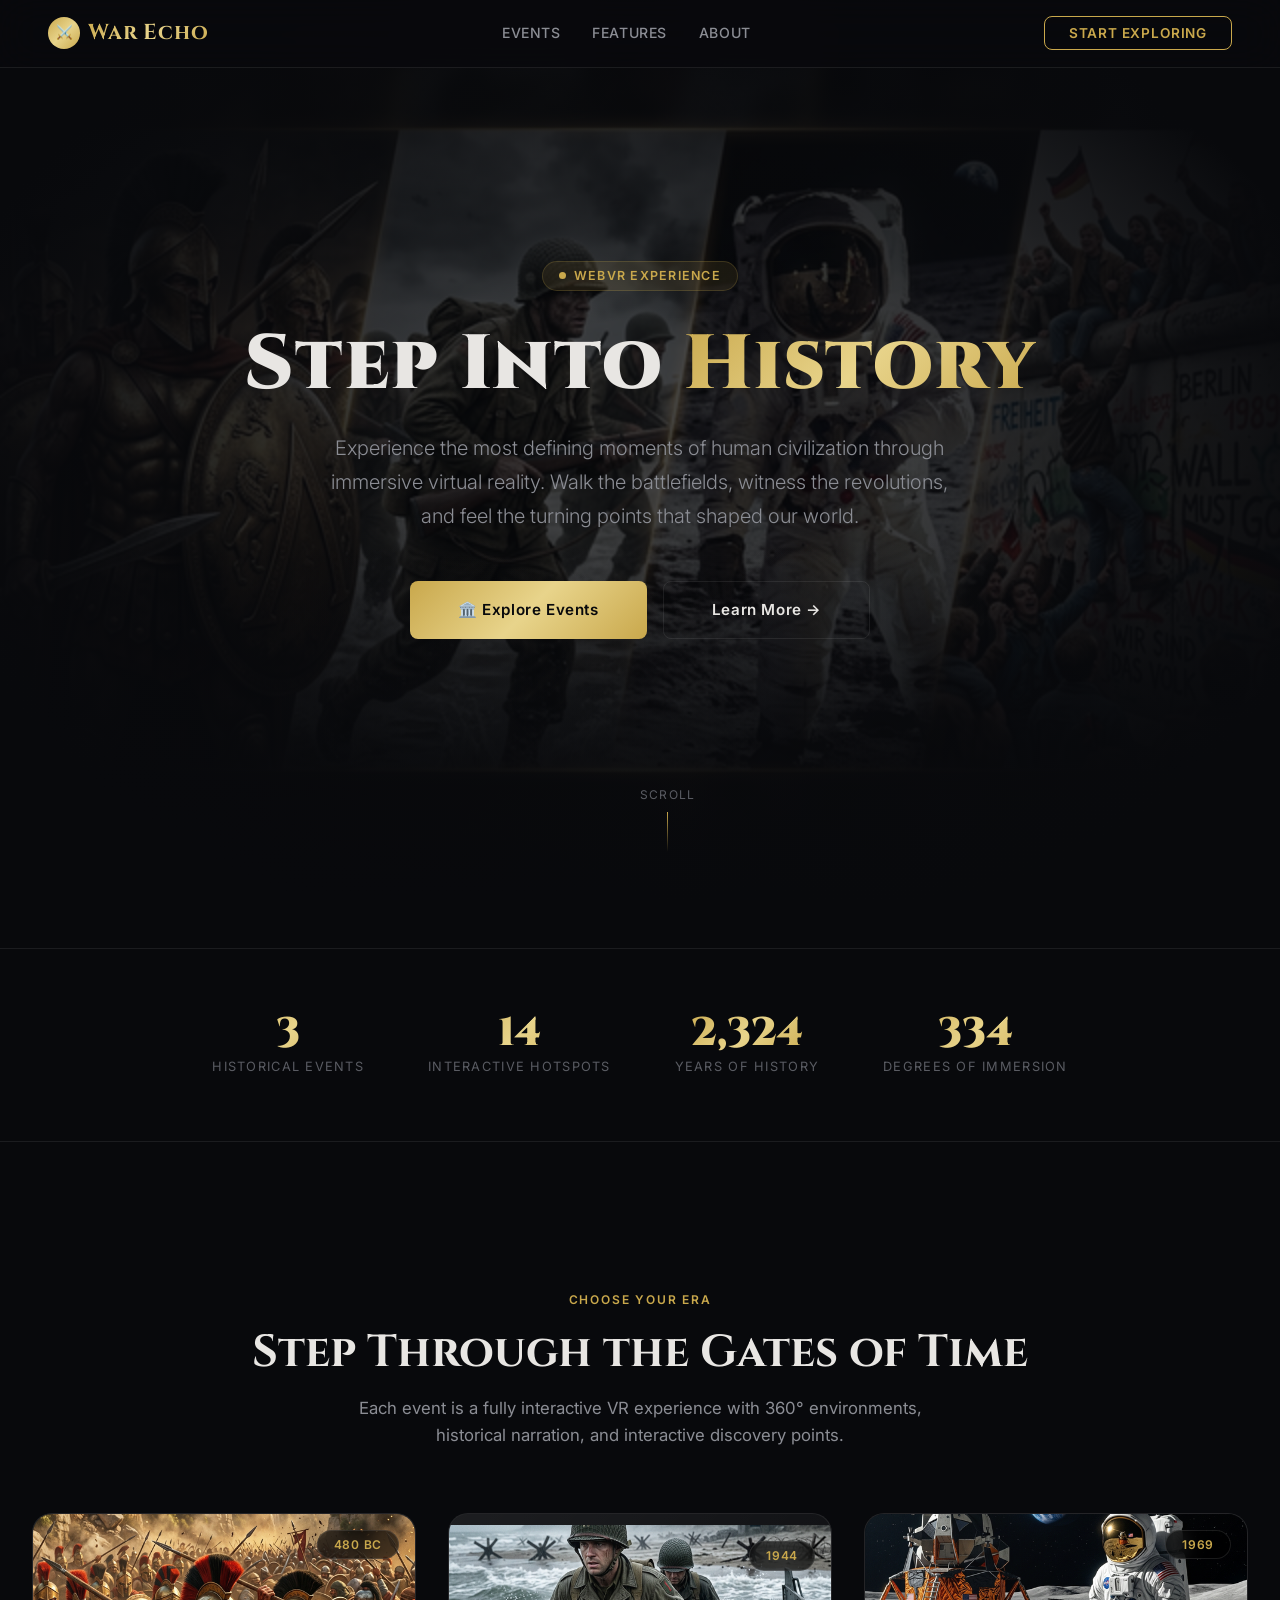
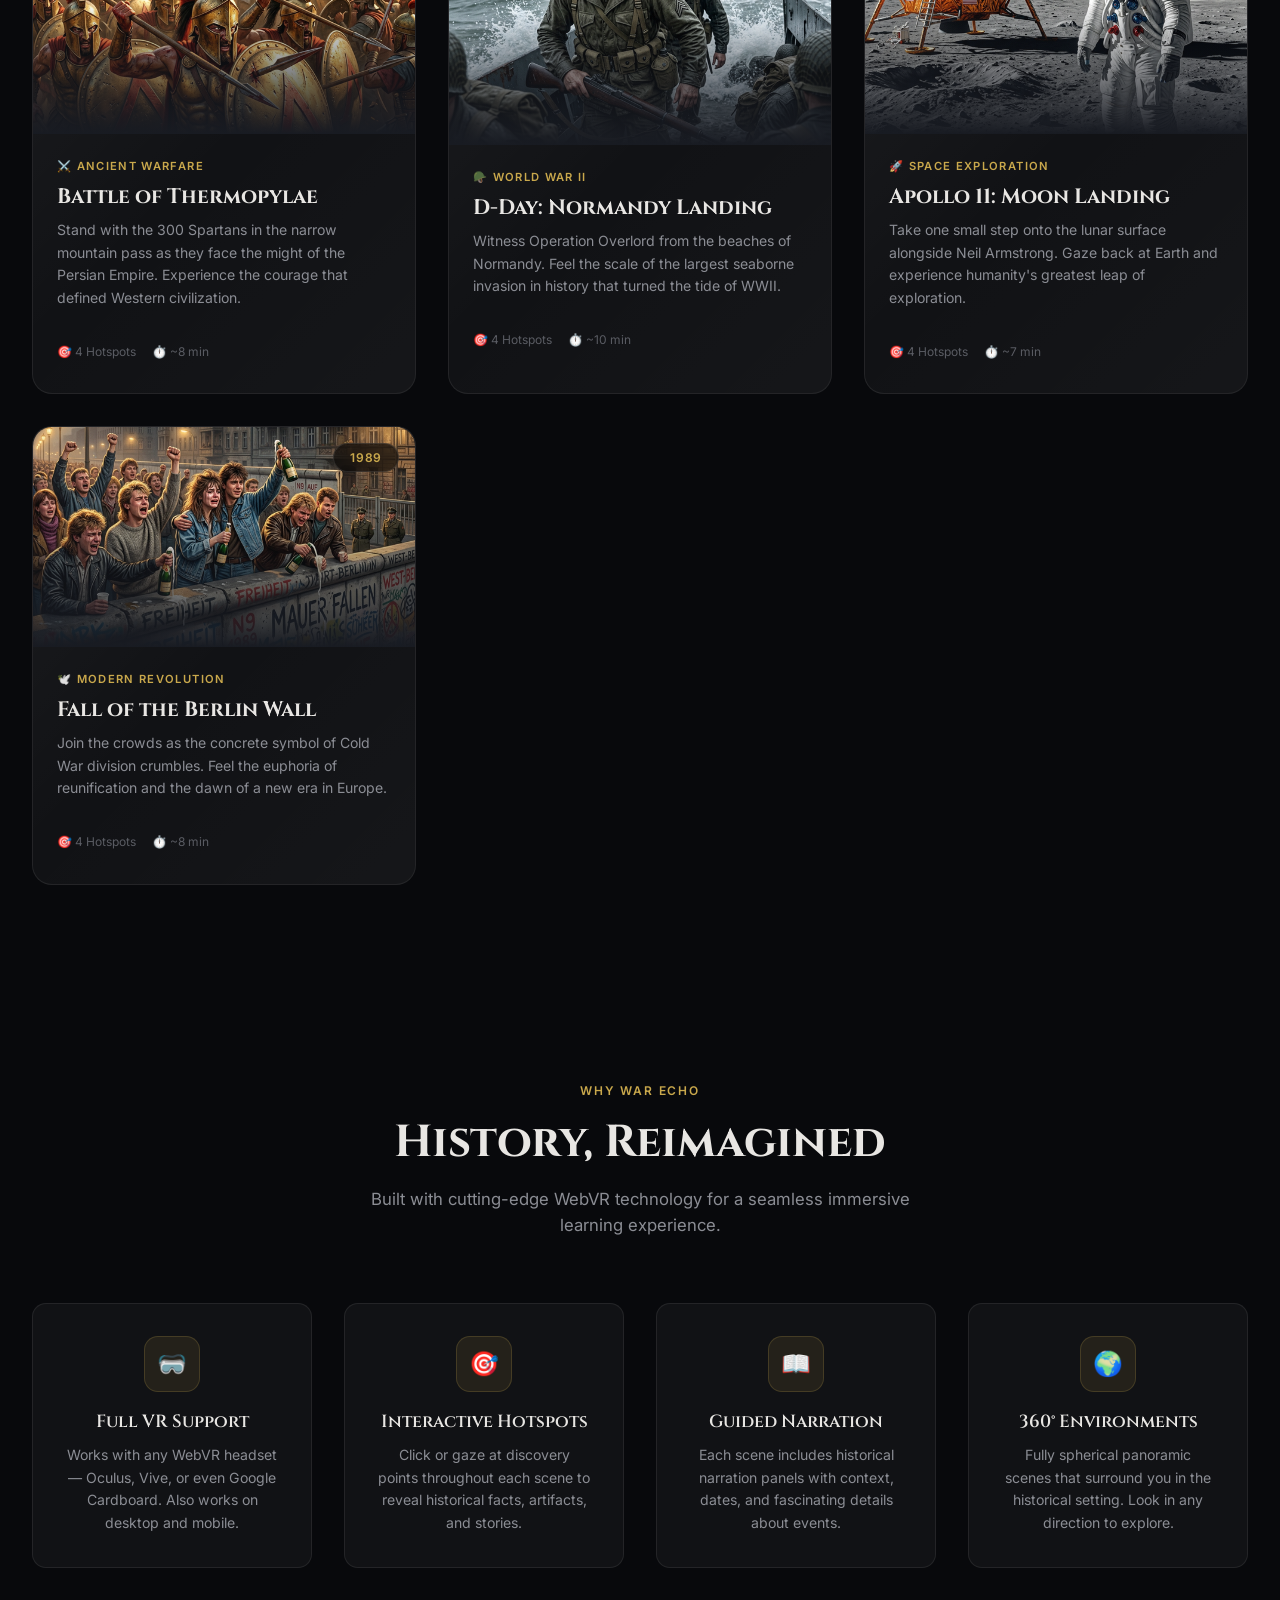
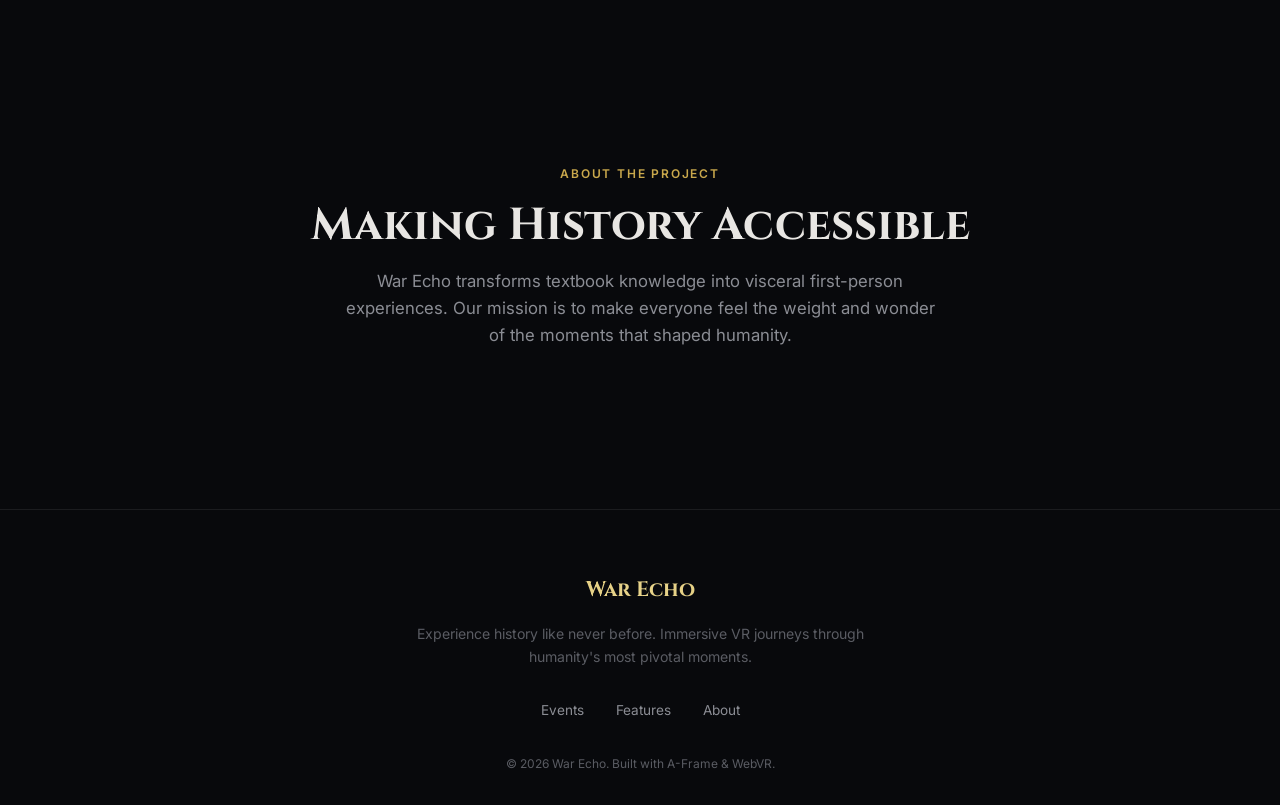
<file: index.html>
<!DOCTYPE html>
<html lang="en">

<head>
  <meta charset="UTF-8" />
  <meta name="viewport" content="width=device-width, initial-scale=1.0" />
  <title>War Echo — Experience History in Virtual Reality</title>
  <meta name="description"
    content="Step into the most pivotal moments of human history through immersive VR experiences. From ancient battles to modern revolutions." />
  <meta name="theme-color" content="#08090c" />

  <!-- Open Graph -->
  <meta property="og:type" content="website" />
  <meta property="og:title" content="War Echo — Experience History in Virtual Reality" />
  <meta property="og:description"
    content="Step into the most pivotal moments of human history through immersive VR experiences." />
  <meta property="og:image" content="assets/hero_background.png" />

  <!-- Twitter -->
  <meta name="twitter:card" content="summary_large_image" />
  <meta name="twitter:title" content="War Echo — Experience History in Virtual Reality" />
  <meta name="twitter:description"
    content="Step into the most pivotal moments of human history through immersive VR experiences." />
  <meta name="twitter:image" content="assets/hero_background.png" />

  <link rel="stylesheet" href="styles.css" />
  <link rel="icon"
    href="data:image/svg+xml,<svg xmlns='http://www.w3.org/2000/svg' viewBox='0 0 100 100'><text y='.9em' font-size='90'>⚔️</text></svg>" />
</head>

<body>

  <!-- Loading Screen -->
  <div class="loader" id="loader">
    <div class="loader-ring"></div>
    <div class="loader-text">Initializing War Echo</div>
  </div>

  <!-- Navigation -->
  <nav class="navbar" id="navbar">
    <div class="nav-brand">
      <div class="nav-logo-icon">⚔️</div>
      <span class="nav-logo">War Echo</span>
    </div>
    <ul class="nav-links">
      <li><a href="#events">Events</a></li>
      <li><a href="#features">Features</a></li>
      <li><a href="#about">About</a></li>
    </ul>
    <button class="nav-cta" onclick="document.getElementById('events').scrollIntoView({behavior:'smooth'})">
      Start Exploring
    </button>
  </nav>

  <!-- Hero Section -->
  <section class="hero" id="hero">
    <div class="hero-bg">
      <img src="assets/hero_background.png" alt="Historical montage" />
    </div>

    <!-- Floating Particles -->
    <div class="hero-particles" id="particles"></div>

    <div class="hero-content">
      <div class="hero-badge">
        <span class="hero-badge-dot"></span>
        WebVR Experience
      </div>
      <h1 class="hero-title">
        Step Into <span class="highlight">History</span>
      </h1>
      <p class="hero-subtitle">
        Experience the most defining moments of human civilization through immersive virtual reality.
        Walk the battlefields, witness the revolutions, and feel the turning points that shaped our world.
      </p>
      <div class="hero-actions">
        <a href="#events" class="btn btn-primary">
          🏛️ Explore Events
        </a>
        <a href="#features" class="btn btn-ghost">
          Learn More →
        </a>
      </div>
    </div>

    <div class="hero-scroll-indicator">
      <span>Scroll</span>
      <div class="scroll-line"></div>
    </div>
  </section>

  <!-- Stats Bar -->
  <div class="stats-bar reveal" id="stats">
    <div class="stat-item">
      <div class="stat-number" data-target="4">0</div>
      <div class="stat-label">Historical Events</div>
    </div>
    <div class="stat-item">
      <div class="stat-number" data-target="16">0</div>
      <div class="stat-label">Interactive Hotspots</div>
    </div>
    <div class="stat-item">
      <div class="stat-number" data-target="2500" data-suffix="+">0</div>
      <div class="stat-label">Years of History</div>
    </div>
    <div class="stat-item">
      <div class="stat-number" data-target="360" data-suffix="°">0</div>
      <div class="stat-label">Degrees of Immersion</div>
    </div>
  </div>

  <!-- Events Section -->
  <section class="section" id="events">
    <div class="section-header reveal">
      <span class="section-tag">Choose Your Era</span>
      <h2 class="section-title">Step Through the Gates of Time</h2>
      <p class="section-desc">
        Each event is a fully interactive VR experience with 360° environments, historical narration, and interactive
        discovery points.
      </p>
    </div>

    <div class="events-grid reveal-stagger" id="events-grid">

      <!-- Card 1: Thermopylae -->
      <button type="button" class="event-card" onclick="enterVR('thermopylae')" id="card-thermopylae"
        aria-label="Enter VR experience: Battle of Thermopylae, 480 BC">
        <div class="card-image">
          <img src="assets/card_thermopylae.png" alt="Battle of Thermopylae" />
          <span class="card-year">480 BC</span>
          <div class="card-overlay"></div>
        </div>
        <div class="card-body">
          <div class="card-category">⚔️ Ancient Warfare</div>
          <h3 class="card-title">Battle of Thermopylae</h3>
          <p class="card-desc">Stand with the 300 Spartans in the narrow mountain pass as they face the might of the
            Persian Empire. Experience the courage that defined Western civilization.</p>
          <div class="card-footer">
            <div class="card-meta">
              <span class="card-meta-item">🎯 4 Hotspots</span>
              <span class="card-meta-item">⏱️ ~8 min</span>
            </div>
            <span class="card-enter">Enter VR <span class="arrow">→</span></span>
          </div>
        </div>
      </button>

      <!-- Card 2: D-Day -->
      <button type="button" class="event-card" onclick="enterVR('dday')" id="card-dday"
        aria-label="Enter VR experience: D-Day Normandy Landing, 1944">
        <div class="card-image">
          <img src="assets/card_dday.png" alt="D-Day Normandy Landing" />
          <span class="card-year">1944</span>
          <div class="card-overlay"></div>
        </div>
        <div class="card-body">
          <div class="card-category">🪖 World War II</div>
          <h3 class="card-title">D-Day: Normandy Landing</h3>
          <p class="card-desc">Witness Operation Overlord from the beaches of Normandy. Feel the scale of the largest
            seaborne invasion in history that turned the tide of WWII.</p>
          <div class="card-footer">
            <div class="card-meta">
              <span class="card-meta-item">🎯 4 Hotspots</span>
              <span class="card-meta-item">⏱️ ~10 min</span>
            </div>
            <span class="card-enter">Enter VR <span class="arrow">→</span></span>
          </div>
        </div>
      </button>

      <!-- Card 3: Moon Landing -->
      <button type="button" class="event-card" onclick="enterVR('moonlanding')" id="card-moonlanding"
        aria-label="Enter VR experience: Apollo 11 Moon Landing, 1969">
        <div class="card-image">
          <img src="assets/card_moonlanding.png" alt="Moon Landing 1969" />
          <span class="card-year">1969</span>
          <div class="card-overlay"></div>
        </div>
        <div class="card-body">
          <div class="card-category">🚀 Space Exploration</div>
          <h3 class="card-title">Apollo 11: Moon Landing</h3>
          <p class="card-desc">Take one small step onto the lunar surface alongside Neil Armstrong. Gaze back at Earth
            and experience humanity's greatest leap of exploration.</p>
          <div class="card-footer">
            <div class="card-meta">
              <span class="card-meta-item">🎯 4 Hotspots</span>
              <span class="card-meta-item">⏱️ ~7 min</span>
            </div>
            <span class="card-enter">Enter VR <span class="arrow">→</span></span>
          </div>
        </div>
      </button>

      <!-- Card 4: Berlin Wall -->
      <button type="button" class="event-card" onclick="enterVR('berlinwall')" id="card-berlinwall"
        aria-label="Enter VR experience: Fall of the Berlin Wall, 1989">
        <div class="card-image">
          <img src="assets/card_berlinwall.png" alt="Fall of the Berlin Wall" />
          <span class="card-year">1989</span>
          <div class="card-overlay"></div>
        </div>
        <div class="card-body">
          <div class="card-category">🕊️ Modern Revolution</div>
          <h3 class="card-title">Fall of the Berlin Wall</h3>
          <p class="card-desc">Join the crowds as the concrete symbol of Cold War division crumbles. Feel the euphoria
            of reunification and the dawn of a new era in Europe.</p>
          <div class="card-footer">
            <div class="card-meta">
              <span class="card-meta-item">🎯 4 Hotspots</span>
              <span class="card-meta-item">⏱️ ~8 min</span>
            </div>
            <span class="card-enter">Enter VR <span class="arrow">→</span></span>
          </div>
        </div>
      </button>

    </div>
  </section>

  <!-- Features Section -->
  <section class="section" id="features">
    <div class="section-header reveal">
      <span class="section-tag">Why War Echo</span>
      <h2 class="section-title">History, Reimagined</h2>
      <p class="section-desc">
        Built with cutting-edge WebVR technology for a seamless immersive learning experience.
      </p>
    </div>

    <div class="features reveal-stagger">
      <div class="feature-card">
        <div class="feature-icon">🥽</div>
        <h3 class="feature-title">Full VR Support</h3>
        <p class="feature-desc">Works with any WebVR headset — Oculus, Vive, or even Google Cardboard. Also works on
          desktop and mobile.</p>
      </div>
      <div class="feature-card">
        <div class="feature-icon">🎯</div>
        <h3 class="feature-title">Interactive Hotspots</h3>
        <p class="feature-desc">Click or gaze at discovery points throughout each scene to reveal historical facts,
          artifacts, and stories.</p>
      </div>
      <div class="feature-card">
        <div class="feature-icon">📖</div>
        <h3 class="feature-title">Guided Narration</h3>
        <p class="feature-desc">Each scene includes historical narration panels with context, dates, and fascinating
          details about events.</p>
      </div>
      <div class="feature-card">
        <div class="feature-icon">🌍</div>
        <h3 class="feature-title">360° Environments</h3>
        <p class="feature-desc">Fully spherical panoramic scenes that surround you in the historical setting. Look in
          any direction to explore.</p>
      </div>
    </div>
  </section>

  <!-- About / CTA Section -->
  <section class="section" id="about">
    <div class="section-header reveal">
      <span class="section-tag">About the Project</span>
      <h2 class="section-title">Making History Accessible</h2>
      <p class="section-desc">
        War Echo transforms textbook knowledge into visceral first-person experiences.
        Our mission is to make everyone feel the weight and wonder of the moments that shaped humanity.
      </p>
    </div>
  </section>

  <!-- Footer -->
  <footer class="footer">
    <div class="footer-brand">War Echo</div>
    <p class="footer-desc">
      Experience history like never before. Immersive VR journeys through humanity's most pivotal moments.
    </p>
    <div class="footer-links">
      <a href="#events">Events</a>
      <a href="#features">Features</a>
      <a href="#about">About</a>
    </div>
    <div class="footer-bottom">
      © 2026 War Echo. Built with A-Frame & WebVR.
    </div>
  </footer>

  <script>
    // ===== Reduced motion preference =====
    const prefersReducedMotion = window.matchMedia('(prefers-reduced-motion: reduce)').matches;

    // ===== Loader =====
    window.addEventListener('load', () => {
      const hideLoader = () => document.getElementById('loader').classList.add('hidden');
      if (prefersReducedMotion) hideLoader();
      else setTimeout(hideLoader, 1200);
    });

    // ===== Navbar scroll effect =====
    window.addEventListener('scroll', () => {
      const nav = document.getElementById('navbar');
      nav.classList.toggle('scrolled', window.scrollY > 60);
    });

    // ===== Scroll Reveal =====
    const revealObserver = new IntersectionObserver((entries) => {
      entries.forEach(entry => {
        if (entry.isIntersecting) {
          entry.target.classList.add('visible');
        }
      });
    }, { threshold: 0.15 });

    document.querySelectorAll('.reveal, .reveal-stagger').forEach(el => {
      revealObserver.observe(el);
    });

    // ===== Animated Counter =====
    function formatStat(counter, value) {
      const suffix = counter.dataset.suffix || '';
      counter.textContent = value.toLocaleString() + suffix;
    }

    const counterObserver = new IntersectionObserver((entries) => {
      entries.forEach(entry => {
        if (entry.isIntersecting) {
          const counters = entry.target.querySelectorAll('.stat-number');
          counters.forEach(counter => {
            const target = parseInt(counter.dataset.target, 10);
            if (prefersReducedMotion) {
              formatStat(counter, target);
              return;
            }
            const duration = 2000;
            const startTime = performance.now();
            const animate = (now) => {
              const elapsed = now - startTime;
              const progress = Math.min(elapsed / duration, 1);
              const eased = 1 - Math.pow(1 - progress, 3);
              const current = Math.floor(target * eased);
              if (progress < 1) {
                counter.textContent = current.toLocaleString();
                requestAnimationFrame(animate);
              } else {
                formatStat(counter, target);
              }
            };
            requestAnimationFrame(animate);
          });
          counterObserver.unobserve(entry.target);
        }
      });
    }, { threshold: 0.5 });

    const statsEl = document.getElementById('stats');
    if (statsEl) counterObserver.observe(statsEl);

    // ===== Particles (skipped for reduced motion) =====
    if (!prefersReducedMotion) {
      const particleContainer = document.getElementById('particles');
      for (let i = 0; i < 30; i++) {
        const p = document.createElement('div');
        p.className = 'particle';
        p.style.left = Math.random() * 100 + '%';
        p.style.animationDelay = Math.random() * 8 + 's';
        p.style.animationDuration = (6 + Math.random() * 6) + 's';
        p.style.width = p.style.height = (2 + Math.random() * 3) + 'px';
        particleContainer.appendChild(p);
      }
    }

    // ===== Enter VR =====
    function enterVR(sceneId) {
      window.location.href = `vr.html?scene=${encodeURIComponent(sceneId)}`;
    }
  </script>

</body>

</html>
</file>
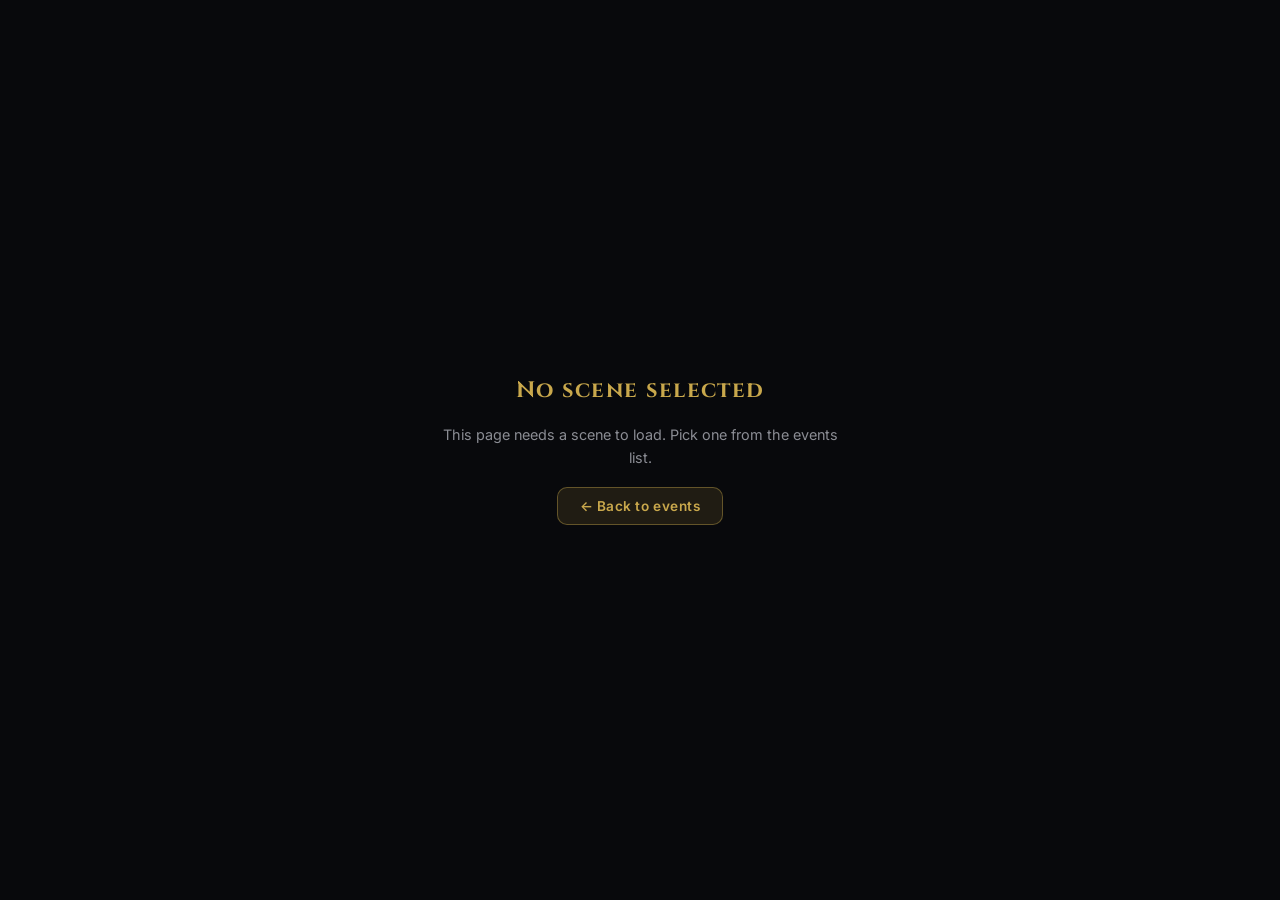
<file: vr.html>
<!DOCTYPE html>
<html lang="en">

<head>
    <meta charset="UTF-8" />
    <meta name="viewport" content="width=device-width, initial-scale=1.0" />
    <title>War Echo — Immersive Experience</title>
    <meta name="description" content="War Echo — Immersive VR experience of historical events powered by A-Frame." />
    <meta name="theme-color" content="#08090c" />
    <link rel="icon"
        href="data:image/svg+xml,<svg xmlns='http://www.w3.org/2000/svg' viewBox='0 0 100 100'><text y='.9em' font-size='90'>⚔️</text></svg>" />
    <script src="https://aframe.io/releases/1.5.0/aframe.min.js"></script>
    <link href="https://fonts.googleapis.com/css2?family=Cinzel:wght@600;700&family=Inter:wght@300;400;600&display=swap"
        rel="stylesheet" />
    <style>
        * {
            margin: 0;
            padding: 0;
            box-sizing: border-box;
        }

        body {
            background: #08090c;
            overflow: hidden;
            font-family: 'Inter', sans-serif;
        }

        /* ---- VR Overlay UI ---- */
        .vr-overlay {
            position: fixed;
            top: 0;
            left: 0;
            right: 0;
            z-index: 1000;
            pointer-events: none;
        }

        .vr-topbar {
            display: flex;
            align-items: center;
            justify-content: space-between;
            padding: 16px 28px;
            pointer-events: all;
        }

        .vr-back {
            display: inline-flex;
            align-items: center;
            gap: 8px;
            padding: 10px 20px;
            background: rgba(0, 0, 0, 0.6);
            backdrop-filter: blur(16px);
            border: 1px solid rgba(255, 255, 255, 0.1);
            border-radius: 10px;
            color: #e8e6e3;
            font-size: 0.85rem;
            font-weight: 600;
            cursor: pointer;
            transition: all 0.3s cubic-bezier(0.22, 1, 0.36, 1);
            text-decoration: none;
        }

        .vr-back:hover {
            background: rgba(201, 168, 76, 0.15);
            border-color: rgba(201, 168, 76, 0.4);
            color: #c9a84c;
        }

        .vr-scene-title {
            padding: 10px 24px;
            background: rgba(0, 0, 0, 0.6);
            backdrop-filter: blur(16px);
            border: 1px solid rgba(255, 255, 255, 0.1);
            border-radius: 10px;
            font-family: 'Cinzel', serif;
            font-size: 1rem;
            font-weight: 700;
            color: #c9a84c;
            letter-spacing: 0.04em;
        }

        .vr-controls-hint {
            padding: 10px 20px;
            background: rgba(0, 0, 0, 0.6);
            backdrop-filter: blur(16px);
            border: 1px solid rgba(255, 255, 255, 0.1);
            border-radius: 10px;
            color: #8b8d94;
            font-size: 0.78rem;
        }

        /* ---- Bottom Timeline ---- */
        .vr-timeline {
            position: fixed;
            bottom: 24px;
            left: 50%;
            transform: translateX(-50%);
            z-index: 1000;
            display: flex;
            align-items: center;
            gap: 8px;
            padding: 10px 20px;
            background: rgba(0, 0, 0, 0.7);
            backdrop-filter: blur(20px);
            border: 1px solid rgba(255, 255, 255, 0.1);
            border-radius: 50px;
        }

        .timeline-dot {
            width: 12px;
            height: 12px;
            border-radius: 50%;
            background: rgba(255, 255, 255, 0.15);
            border: 2px solid rgba(255, 255, 255, 0.2);
            cursor: pointer;
            transition: all 0.3s cubic-bezier(0.22, 1, 0.36, 1);
            position: relative;
        }

        .timeline-dot.active {
            background: #c9a84c;
            border-color: #c9a84c;
            box-shadow: 0 0 16px rgba(201, 168, 76, 0.5);
        }

        .timeline-dot:hover {
            transform: scale(1.3);
            border-color: rgba(201, 168, 76, 0.6);
        }

        .timeline-dot::after {
            content: attr(data-label);
            position: absolute;
            bottom: 24px;
            left: 50%;
            transform: translateX(-50%);
            white-space: nowrap;
            padding: 4px 10px;
            background: rgba(0, 0, 0, 0.85);
            border-radius: 6px;
            font-size: 0.7rem;
            color: #e8e6e3;
            opacity: 0;
            pointer-events: none;
            transition: opacity 0.2s;
        }

        .timeline-dot:hover::after {
            opacity: 1;
        }

        .timeline-connector {
            width: 24px;
            height: 2px;
            background: rgba(255, 255, 255, 0.1);
            position: relative;
        }

        .timeline-connector.filled {
            background: rgba(201, 168, 76, 0.4);
        }

        .timeline-phase-label {
            color: #8b8d94;
            font-size: 0.7rem;
            font-weight: 600;
            letter-spacing: 0.08em;
            text-transform: uppercase;
            margin-left: 8px;
        }

        /* ---- Info Panel Overlay ---- */
        .info-panel {
            position: fixed;
            top: 50%;
            right: 40px;
            transform: translateY(-50%) translateX(120%);
            z-index: 1001;
            width: 360px;
            max-height: 70vh;
            padding: 28px;
            background: rgba(12, 14, 20, 0.92);
            backdrop-filter: blur(24px);
            border: 1px solid rgba(201, 168, 76, 0.2);
            border-radius: 20px;
            color: #e8e6e3;
            overflow-y: auto;
            transition: transform 0.5s cubic-bezier(0.22, 1, 0.36, 1);
            box-shadow: 0 8px 60px rgba(0, 0, 0, 0.5), 0 0 40px rgba(201, 168, 76, 0.08);
        }

        .info-panel.visible {
            transform: translateY(-50%) translateX(0);
        }

        .info-panel-close {
            position: absolute;
            top: 14px;
            right: 14px;
            width: 32px;
            height: 32px;
            border-radius: 50%;
            background: rgba(255, 255, 255, 0.05);
            border: 1px solid rgba(255, 255, 255, 0.1);
            color: #8b8d94;
            font-size: 1rem;
            cursor: pointer;
            display: flex;
            align-items: center;
            justify-content: center;
            transition: all 0.2s;
        }

        .info-panel-close:hover {
            background: rgba(201, 168, 76, 0.15);
            color: #c9a84c;
        }

        .info-panel-tag {
            display: inline-block;
            padding: 3px 10px;
            background: rgba(201, 168, 76, 0.12);
            border: 1px solid rgba(201, 168, 76, 0.25);
            border-radius: 50px;
            font-size: 0.68rem;
            font-weight: 600;
            color: #c9a84c;
            letter-spacing: 0.1em;
            text-transform: uppercase;
            margin-bottom: 12px;
        }

        .info-panel h3 {
            font-family: 'Cinzel', serif;
            font-size: 1.25rem;
            font-weight: 700;
            margin-bottom: 10px;
            color: #e8e6e3;
        }

        .info-panel p {
            font-size: 0.88rem;
            line-height: 1.7;
            color: #a0a2a8;
            margin-bottom: 14px;
        }

        .info-panel .fact-box {
            padding: 14px;
            background: rgba(201, 168, 76, 0.06);
            border-left: 3px solid #c9a84c;
            border-radius: 0 8px 8px 0;
            margin-top: 12px;
        }

        .info-panel .fact-box strong {
            color: #c9a84c;
            font-size: 0.78rem;
            letter-spacing: 0.08em;
            text-transform: uppercase;
            display: block;
            margin-bottom: 4px;
        }

        .info-panel .fact-box span {
            font-size: 0.85rem;
            color: #a0a2a8;
        }

        /* ---- Loading ---- */
        .vr-loader {
            position: fixed;
            inset: 0;
            z-index: 9999;
            background: #08090c;
            display: flex;
            flex-direction: column;
            align-items: center;
            justify-content: center;
            gap: 20px;
            transition: opacity 0.8s, visibility 0.8s;
        }

        .vr-loader.hidden {
            opacity: 0;
            visibility: hidden;
        }

        .vr-loader-ring {
            width: 48px;
            height: 48px;
            border: 3px solid rgba(255, 255, 255, 0.08);
            border-top-color: #c9a84c;
            border-radius: 50%;
            animation: spin 1s linear infinite;
        }

        @keyframes spin {
            to {
                transform: rotate(360deg);
            }
        }

        .vr-loader-text {
            font-family: 'Cinzel', serif;
            font-size: 0.9rem;
            color: #5a5c63;
            letter-spacing: 0.12em;
            text-transform: uppercase;
        }

        /* ---- Crosshair Cursor ---- */
        .crosshair {
            position: fixed;
            top: 50%;
            left: 50%;
            transform: translate(-50%, -50%);
            width: 24px;
            height: 24px;
            z-index: 999;
            pointer-events: none;
        }

        .crosshair::before,
        .crosshair::after {
            content: '';
            position: absolute;
            background: rgba(201, 168, 76, 0.6);
            border-radius: 2px;
        }

        .crosshair::before {
            top: 50%;
            left: 0;
            right: 0;
            height: 2px;
            transform: translateY(-50%);
        }

        .crosshair::after {
            left: 50%;
            top: 0;
            bottom: 0;
            width: 2px;
            transform: translateX(-50%);
        }

        /* ---- Scene Error ---- */
        .vr-error {
            position: fixed;
            inset: 0;
            z-index: 10000;
            background: #08090c;
            display: none;
            flex-direction: column;
            align-items: center;
            justify-content: center;
            gap: 18px;
            padding: 24px;
            text-align: center;
        }

        .vr-error.visible {
            display: flex;
        }

        .vr-error h2 {
            font-family: 'Cinzel', serif;
            color: #c9a84c;
            font-size: 1.4rem;
            letter-spacing: 0.06em;
        }

        .vr-error p {
            color: #8b8d94;
            font-size: 0.9rem;
            max-width: 420px;
            line-height: 1.6;
        }

        .vr-error a {
            display: inline-flex;
            align-items: center;
            gap: 8px;
            padding: 10px 22px;
            background: rgba(201, 168, 76, 0.12);
            border: 1px solid rgba(201, 168, 76, 0.4);
            border-radius: 10px;
            color: #c9a84c;
            text-decoration: none;
            font-size: 0.85rem;
            font-weight: 600;
            letter-spacing: 0.04em;
            transition: background 0.2s;
        }

        .vr-error a:hover {
            background: rgba(201, 168, 76, 0.2);
        }

        /* ---- Responsive ---- */
        @media (max-width: 768px) {
            .info-panel {
                right: 10px;
                left: 10px;
                width: auto;
                top: auto;
                bottom: 96px;
                transform: translateY(120%);
                max-height: 50vh;
            }

            .info-panel.visible {
                transform: translateY(0);
            }

            .vr-timeline {
                /* Lift above A-Frame's "Enter VR" goggle button on mobile */
                bottom: 84px;
            }

            .vr-topbar {
                padding: 10px 14px;
                flex-wrap: wrap;
                gap: 8px;
            }

            .vr-controls-hint {
                display: none;
            }
        }

        /* ---- Reduced motion ---- */
        @media (prefers-reduced-motion: reduce) {
            *,
            *::before,
            *::after {
                animation-duration: 0.001ms !important;
                animation-iteration-count: 1 !important;
                transition-duration: 0.001ms !important;
            }
        }
    </style>
</head>

<body>

    <noscript>
        <div style="position:fixed;inset:0;z-index:10001;background:#08090c;color:#e8e6e3;display:flex;align-items:center;justify-content:center;flex-direction:column;gap:14px;padding:24px;text-align:center;font-family:Inter,sans-serif;">
            <h2 style="font-family:'Cinzel',serif;color:#c9a84c;">JavaScript required</h2>
            <p style="max-width:420px;color:#8b8d94;line-height:1.6;">War Echo's VR experience needs JavaScript to render the 3D scene. Please enable JavaScript and reload the page.</p>
            <a href="index.html" style="color:#c9a84c;text-decoration:underline;">← Back to events</a>
        </div>
    </noscript>

    <!-- Loading Screen -->
    <div class="vr-loader" id="vrLoader">
        <div class="vr-loader-ring"></div>
        <div class="vr-loader-text" id="loaderText">Loading Scene...</div>
    </div>

    <!-- Error overlay (used for invalid scene id or A-Frame load failure) -->
    <div class="vr-error" id="vrError" role="alert" aria-live="polite">
        <h2 id="vrErrorTitle">Something went wrong</h2>
        <p id="vrErrorMessage">We couldn't load this experience.</p>
        <a href="index.html">← Back to events</a>
    </div>

    <!-- Crosshair -->
    <div class="crosshair" id="crosshair"></div>

    <!-- Overlay UI -->
    <div class="vr-overlay">
        <div class="vr-topbar">
            <a href="index.html" class="vr-back">← Back to Events</a>
            <div class="vr-scene-title" id="sceneTitle">Loading...</div>
            <div class="vr-controls-hint">🖱️ Click hotspots · WASD to move · Drag to look</div>
        </div>
    </div>

    <!-- Timeline -->
    <div class="vr-timeline" id="timeline"></div>

    <!-- Info Panel -->
    <div class="info-panel" id="infoPanel">
        <button class="info-panel-close" onclick="closeInfoPanel()">✕</button>
        <div id="infoPanelContent"></div>
    </div>

    <!-- A-Frame Scene -->
    <a-scene id="vrScene" embedded vr-mode-ui="enabled: true" loading-screen="enabled: false"
        renderer="antialias: true; colorManagement: true;" style="position: fixed; inset: 0;">
        <!-- Preloaded sky textures (A-Frame's canonical asset pipeline). -->
        <a-assets timeout="20000">
            <img id="sky-thermopylae" src="assets/sky_thermopylae.png" crossorigin="anonymous" />
            <img id="sky-dday" src="assets/sky_dday.png" crossorigin="anonymous" />
            <img id="sky-moonlanding" src="assets/sky_moonlanding.png" crossorigin="anonymous" />
            <img id="sky-berlinwall" src="assets/sky_berlinwall.png" crossorigin="anonymous" />
        </a-assets>

        <!-- Camera -->
        <a-entity id="cameraRig" position="0 1.6 0">
            <a-camera id="camera" look-controls="pointerLockEnabled: false" wasd-controls="acceleration: 20">
                <a-entity cursor="fuse: false; rayOrigin: mouse" raycaster="objects: .clickable; far: 100"></a-entity>
            </a-camera>
        </a-entity>

        <!-- Sky (texture set at runtime via the material component). -->
        <a-sky id="sky" material="shader: flat; side: back; color: #1a1a2e" rotation="0 0 0"></a-sky>

        <!-- Ambient Light -->
        <a-light type="ambient" color="#4a4a5a" intensity="0.6"></a-light>
        <a-light type="directional" color="#ffeedd" intensity="0.5" position="1 3 2"></a-light>

        <!-- Hotspot Container (cleared on phase change) -->
        <a-entity id="hotspots"></a-entity>

        <!-- Ambient Particles (persists across phases) -->
        <a-entity id="ambient-particles"></a-entity>

        <!-- Ground plane (subtle) -->
        <a-circle id="ground" rotation="-90 0 0" radius="20" color="#111" opacity="0.3"
            material="shader: flat"></a-circle>

    </a-scene>

    <script>
        // ---- A-Frame CDN load watchdog (P5) ----
        // If A-Frame fails to load within 8s, surface a friendly error so the
        // user isn't stuck staring at the loader forever.
        window.__aframeWatchdog = setTimeout(function () {
            if (typeof window.AFRAME === 'undefined') {
                var err = document.getElementById('vrError');
                if (!err) return;
                document.getElementById('vrErrorTitle').textContent = 'Couldn\u2019t load the VR runtime';
                document.getElementById('vrErrorMessage').textContent =
                    'The A-Frame library failed to load. Please check your network connection and try again.';
                err.classList.add('visible');
                var loader = document.getElementById('vrLoader');
                if (loader) loader.classList.add('hidden');
            }
        }, 8000);
    </script>
    <script src="app.js"></script>
</body>

</html>
</file>
<file: styles.css>
/* ===== CSS Design System — VR Historical Events ===== */
@import url('https://fonts.googleapis.com/css2?family=Cinzel:wght@400;600;700;900&family=Inter:wght@300;400;500;600;700&display=swap');

/* ---------- Design Tokens ---------- */
:root {
  /* Colors */
  --clr-bg:          #08090c;
  --clr-bg-elevated: #111318;
  --clr-surface:     #181b22;
  --clr-card:        rgba(255, 255, 255, 0.04);
  --clr-card-hover:  rgba(255, 255, 255, 0.08);
  --clr-border:      rgba(255, 255, 255, 0.08);
  --clr-border-hover:rgba(255, 255, 255, 0.18);
  --clr-text:        #e8e6e3;
  --clr-text-muted:  #8b8d94;
  --clr-text-dim:    #5a5c63;
  --clr-accent:      #c9a84c;
  --clr-accent-glow: rgba(201, 168, 76, 0.35);
  --clr-gold:        #d4af37;
  --clr-gold-dark:   #a68a2a;
  --clr-danger:      #e74c3c;

  /* Gradients */
  --grad-hero:       linear-gradient(135deg, #0a0b0e 0%, #141722 40%, #1c1510 100%);
  --grad-gold:       linear-gradient(135deg, #c9a84c, #e8d48b, #c9a84c);
  --grad-card-shine: linear-gradient(135deg, rgba(255,255,255,0.05) 0%, transparent 50%, rgba(255,255,255,0.02) 100%);

  /* Typography */
  --font-display: 'Cinzel', serif;
  --font-body:    'Inter', -apple-system, BlinkMacSystemFont, sans-serif;

  /* Spacing */
  --sp-xs: 0.25rem;
  --sp-sm: 0.5rem;
  --sp-md: 1rem;
  --sp-lg: 1.5rem;
  --sp-xl: 2rem;
  --sp-2xl: 3rem;
  --sp-3xl: 4rem;
  --sp-4xl: 6rem;

  /* Radius */
  --radius-sm: 8px;
  --radius-md: 14px;
  --radius-lg: 20px;
  --radius-xl: 28px;

  /* Shadows */
  --shadow-card: 0 4px 30px rgba(0,0,0,0.4), 0 0 60px rgba(201,168,76,0.04);
  --shadow-card-hover: 0 8px 50px rgba(0,0,0,0.6), 0 0 80px rgba(201,168,76,0.12);
  --shadow-glow: 0 0 40px var(--clr-accent-glow);

  /* Transitions */
  --ease-out: cubic-bezier(0.22, 1, 0.36, 1);
  --ease-spring: cubic-bezier(0.175, 0.885, 0.32, 1.275);
  --dur-fast: 0.2s;
  --dur-med:  0.4s;
  --dur-slow: 0.7s;
}

/* ---------- Reset & Base ---------- */
*, *::before, *::after {
  margin: 0;
  padding: 0;
  box-sizing: border-box;
}

html {
  scroll-behavior: smooth;
  font-size: 16px;
}

body {
  font-family: var(--font-body);
  background: var(--clr-bg);
  color: var(--clr-text);
  line-height: 1.6;
  overflow-x: hidden;
  -webkit-font-smoothing: antialiased;
}

a {
  color: inherit;
  text-decoration: none;
}

img {
  display: block;
  max-width: 100%;
  height: auto;
}

/* ---------- Scrollbar ---------- */
::-webkit-scrollbar {
  width: 8px;
}
::-webkit-scrollbar-track {
  background: var(--clr-bg);
}
::-webkit-scrollbar-thumb {
  background: var(--clr-text-dim);
  border-radius: 4px;
}
::-webkit-scrollbar-thumb:hover {
  background: var(--clr-text-muted);
}

/* ---------- Navigation ---------- */
.navbar {
  position: fixed;
  top: 0;
  left: 0;
  right: 0;
  z-index: 1000;
  display: flex;
  align-items: center;
  justify-content: space-between;
  padding: var(--sp-md) var(--sp-2xl);
  background: rgba(8, 9, 12, 0.75);
  backdrop-filter: blur(20px);
  -webkit-backdrop-filter: blur(20px);
  border-bottom: 1px solid var(--clr-border);
  transition: background var(--dur-med) var(--ease-out);
}

.navbar.scrolled {
  background: rgba(8, 9, 12, 0.95);
}

.nav-brand {
  display: flex;
  align-items: center;
  gap: var(--sp-sm);
}

.nav-logo {
  font-family: var(--font-display);
  font-size: 1.35rem;
  font-weight: 700;
  background: var(--grad-gold);
  -webkit-background-clip: text;
  -webkit-text-fill-color: transparent;
  background-clip: text;
  letter-spacing: 0.04em;
}

.nav-logo-icon {
  width: 32px;
  height: 32px;
  border-radius: 50%;
  background: var(--grad-gold);
  display: flex;
  align-items: center;
  justify-content: center;
  font-size: 0.85rem;
}

.nav-links {
  display: flex;
  gap: var(--sp-xl);
  list-style: none;
}

.nav-links a {
  font-size: 0.88rem;
  font-weight: 500;
  color: var(--clr-text-muted);
  letter-spacing: 0.04em;
  text-transform: uppercase;
  transition: color var(--dur-fast) var(--ease-out);
  position: relative;
}

.nav-links a::after {
  content: '';
  position: absolute;
  bottom: -4px;
  left: 0;
  width: 0;
  height: 2px;
  background: var(--clr-accent);
  transition: width var(--dur-med) var(--ease-out);
}

.nav-links a:hover {
  color: var(--clr-accent);
}

.nav-links a:hover::after {
  width: 100%;
}

.nav-cta {
  padding: var(--sp-sm) var(--sp-lg);
  background: transparent;
  border: 1px solid var(--clr-accent);
  color: var(--clr-accent);
  font-family: var(--font-body);
  font-size: 0.85rem;
  font-weight: 600;
  letter-spacing: 0.06em;
  text-transform: uppercase;
  border-radius: var(--radius-sm);
  cursor: pointer;
  transition: all var(--dur-med) var(--ease-out);
}

.nav-cta:hover {
  background: var(--clr-accent);
  color: var(--clr-bg);
  box-shadow: var(--shadow-glow);
}

/* ---------- Hero Section ---------- */
.hero {
  position: relative;
  min-height: 100vh;
  display: flex;
  flex-direction: column;
  align-items: center;
  justify-content: center;
  text-align: center;
  padding: var(--sp-4xl) var(--sp-xl);
  overflow: hidden;
}

.hero-bg {
  position: absolute;
  inset: 0;
  z-index: 0;
}

.hero-bg img {
  width: 100%;
  height: 100%;
  object-fit: cover;
  opacity: 0.25;
  filter: saturate(0.7);
}

.hero-bg::after {
  content: '';
  position: absolute;
  inset: 0;
  background: radial-gradient(ellipse at center, transparent 20%, var(--clr-bg) 80%),
              linear-gradient(to bottom, transparent 60%, var(--clr-bg) 100%);
}

.hero-particles {
  position: absolute;
  inset: 0;
  z-index: 1;
  overflow: hidden;
  pointer-events: none;
}

.particle {
  position: absolute;
  width: 3px;
  height: 3px;
  background: var(--clr-accent);
  border-radius: 50%;
  opacity: 0;
  animation: particleFloat 8s infinite;
}

@keyframes particleFloat {
  0%   { opacity: 0; transform: translateY(100vh) scale(0); }
  10%  { opacity: 0.6; }
  90%  { opacity: 0.6; }
  100% { opacity: 0; transform: translateY(-20vh) scale(1); }
}

.hero-content {
  position: relative;
  z-index: 2;
  max-width: 900px;
}

.hero-badge {
  display: inline-flex;
  align-items: center;
  gap: var(--sp-sm);
  padding: var(--sp-xs) var(--sp-md);
  background: rgba(201, 168, 76, 0.1);
  border: 1px solid rgba(201, 168, 76, 0.2);
  border-radius: 50px;
  font-size: 0.78rem;
  font-weight: 600;
  color: var(--clr-accent);
  letter-spacing: 0.1em;
  text-transform: uppercase;
  margin-bottom: var(--sp-xl);
  animation: fadeInDown 1s var(--ease-out) 0.2s both;
}

.hero-badge-dot {
  width: 7px;
  height: 7px;
  border-radius: 50%;
  background: var(--clr-accent);
  animation: pulse 2s infinite;
}

@keyframes pulse {
  0%, 100% { opacity: 1; box-shadow: 0 0 0 0 var(--clr-accent-glow); }
  50%      { opacity: 0.7; box-shadow: 0 0 0 8px transparent; }
}

.hero-title {
  font-family: var(--font-display);
  font-size: clamp(2.5rem, 6vw, 5rem);
  font-weight: 900;
  line-height: 1.1;
  letter-spacing: 0.02em;
  margin-bottom: var(--sp-lg);
  animation: fadeInDown 1s var(--ease-out) 0.4s both;
}

.hero-title .highlight {
  background: var(--grad-gold);
  -webkit-background-clip: text;
  -webkit-text-fill-color: transparent;
  background-clip: text;
}

.hero-subtitle {
  font-size: clamp(1rem, 2vw, 1.25rem);
  font-weight: 300;
  color: var(--clr-text-muted);
  max-width: 640px;
  margin: 0 auto var(--sp-2xl);
  line-height: 1.7;
  animation: fadeInDown 1s var(--ease-out) 0.6s both;
}

.hero-actions {
  display: flex;
  gap: var(--sp-md);
  justify-content: center;
  flex-wrap: wrap;
  animation: fadeInDown 1s var(--ease-out) 0.8s both;
}

.btn {
  display: inline-flex;
  align-items: center;
  gap: var(--sp-sm);
  padding: var(--sp-md) var(--sp-2xl);
  font-family: var(--font-body);
  font-size: 0.95rem;
  font-weight: 600;
  border-radius: var(--radius-sm);
  cursor: pointer;
  transition: all var(--dur-med) var(--ease-out);
  border: none;
  letter-spacing: 0.04em;
}

.btn-primary {
  background: var(--grad-gold);
  color: var(--clr-bg);
}

.btn-primary:hover {
  transform: translateY(-2px);
  box-shadow: var(--shadow-glow);
}

.btn-primary:active {
  transform: translateY(0);
}

.btn-ghost {
  background: transparent;
  color: var(--clr-text);
  border: 1px solid var(--clr-border);
}

.btn-ghost:hover {
  border-color: var(--clr-accent);
  color: var(--clr-accent);
  background: rgba(201, 168, 76, 0.05);
}

.hero-scroll-indicator {
  position: absolute;
  bottom: var(--sp-2xl);
  left: 50%;
  transform: translateX(-50%);
  z-index: 2;
  display: flex;
  flex-direction: column;
  align-items: center;
  gap: var(--sp-sm);
  color: var(--clr-text-dim);
  font-size: 0.75rem;
  letter-spacing: 0.1em;
  text-transform: uppercase;
  animation: fadeInDown 1s var(--ease-out) 1.2s both;
}

.scroll-line {
  width: 1px;
  height: 40px;
  background: linear-gradient(to bottom, var(--clr-accent), transparent);
  animation: scrollPulse 2s infinite;
}

@keyframes scrollPulse {
  0%, 100% { opacity: 1; transform: scaleY(1);  }
  50%      { opacity: 0.4; transform: scaleY(0.6); }
}

/* ---------- Section Styling ---------- */
.section {
  padding: var(--sp-4xl) var(--sp-xl);
  max-width: 1280px;
  margin: 0 auto;
}

.section-header {
  text-align: center;
  margin-bottom: var(--sp-3xl);
}

.section-tag {
  display: inline-block;
  font-size: 0.75rem;
  font-weight: 600;
  color: var(--clr-accent);
  letter-spacing: 0.15em;
  text-transform: uppercase;
  margin-bottom: var(--sp-md);
}

.section-title {
  font-family: var(--font-display);
  font-size: clamp(1.8rem, 4vw, 2.8rem);
  font-weight: 700;
  line-height: 1.2;
  margin-bottom: var(--sp-md);
}

.section-desc {
  font-size: 1.05rem;
  color: var(--clr-text-muted);
  max-width: 600px;
  margin: 0 auto;
}

/* ---------- Events Grid ---------- */
.events-grid {
  display: grid;
  grid-template-columns: repeat(auto-fit, minmax(290px, 1fr));
  gap: var(--sp-xl);
}

/* ---------- Event Card ---------- */
.event-card {
  position: relative;
  border-radius: var(--radius-lg);
  overflow: hidden;
  background: var(--clr-card);
  border: 1px solid var(--clr-border);
  cursor: pointer;
  transition: all var(--dur-slow) var(--ease-out);
  transform: translateY(0);
  /* Reset button defaults (cards are <button> elements for keyboard a11y) */
  font: inherit;
  color: inherit;
  text-align: left;
  width: 100%;
  padding: 0;
  appearance: none;
  -webkit-appearance: none;
}

.event-card:focus {
  outline: none;
}

.event-card:focus-visible {
  outline: 2px solid var(--clr-accent);
  outline-offset: 3px;
  box-shadow: var(--shadow-card-hover);
}

.event-card::before {
  content: '';
  position: absolute;
  inset: 0;
  background: var(--grad-card-shine);
  z-index: 1;
  pointer-events: none;
}

.event-card:hover {
  transform: translateY(-8px);
  border-color: var(--clr-border-hover);
  box-shadow: var(--shadow-card-hover);
}

.event-card:hover .card-image img {
  transform: scale(1.08);
  filter: brightness(1.1);
}

.event-card:hover .card-enter {
  opacity: 1;
  transform: translateY(0);
}

.event-card:hover .card-overlay {
  opacity: 1;
}

.card-image {
  position: relative;
  height: 220px;
  overflow: hidden;
}

.card-image img {
  width: 100%;
  height: 100%;
  object-fit: cover;
  transition: all var(--dur-slow) var(--ease-out);
}

.card-image::after {
  content: '';
  position: absolute;
  bottom: 0;
  left: 0;
  right: 0;
  height: 60%;
  background: linear-gradient(to top, var(--clr-surface), transparent);
  z-index: 1;
}

.card-year {
  position: absolute;
  top: var(--sp-md);
  right: var(--sp-md);
  z-index: 2;
  padding: var(--sp-xs) var(--sp-md);
  background: rgba(0,0,0,0.6);
  backdrop-filter: blur(10px);
  border: 1px solid rgba(255,255,255,0.1);
  border-radius: 50px;
  font-size: 0.75rem;
  font-weight: 600;
  color: var(--clr-accent);
  letter-spacing: 0.06em;
}

.card-overlay {
  position: absolute;
  inset: 0;
  z-index: 2;
  background: rgba(201, 168, 76, 0.08);
  opacity: 0;
  transition: opacity var(--dur-med) var(--ease-out);
  pointer-events: none;
}

.card-body {
  position: relative;
  z-index: 2;
  padding: var(--sp-lg);
}

.card-category {
  font-size: 0.7rem;
  font-weight: 600;
  color: var(--clr-accent);
  letter-spacing: 0.12em;
  text-transform: uppercase;
  margin-bottom: var(--sp-sm);
}

.card-title {
  font-family: var(--font-display);
  font-size: 1.3rem;
  font-weight: 700;
  margin-bottom: var(--sp-sm);
  line-height: 1.3;
}

.card-desc {
  font-size: 0.88rem;
  color: var(--clr-text-muted);
  line-height: 1.6;
  margin-bottom: var(--sp-lg);
}

.card-footer {
  display: flex;
  align-items: center;
  justify-content: space-between;
}

.card-meta {
  display: flex;
  gap: var(--sp-md);
}

.card-meta-item {
  display: flex;
  align-items: center;
  gap: var(--sp-xs);
  font-size: 0.75rem;
  color: var(--clr-text-dim);
}

.card-enter {
  display: inline-flex;
  align-items: center;
  gap: var(--sp-xs);
  padding: var(--sp-sm) var(--sp-md);
  background: var(--clr-accent);
  color: var(--clr-bg);
  font-size: 0.78rem;
  font-weight: 700;
  border-radius: var(--radius-sm);
  letter-spacing: 0.06em;
  text-transform: uppercase;
  opacity: 0;
  transform: translateY(8px);
  transition: all var(--dur-med) var(--ease-out);
}

.card-enter .arrow {
  transition: transform var(--dur-fast) var(--ease-out);
}

.card-enter:hover .arrow {
  transform: translateX(3px);
}

/* ---------- Features Section ---------- */
.features {
  display: grid;
  grid-template-columns: repeat(auto-fit, minmax(250px, 1fr));
  gap: var(--sp-xl);
  margin-top: var(--sp-2xl);
}

.feature-card {
  padding: var(--sp-xl);
  background: var(--clr-card);
  border: 1px solid var(--clr-border);
  border-radius: var(--radius-md);
  text-align: center;
  transition: all var(--dur-med) var(--ease-out);
}

.feature-card:hover {
  border-color: var(--clr-border-hover);
  transform: translateY(-4px);
  box-shadow: var(--shadow-card);
}

.feature-icon {
  width: 56px;
  height: 56px;
  margin: 0 auto var(--sp-md);
  background: rgba(201, 168, 76, 0.1);
  border: 1px solid rgba(201, 168, 76, 0.2);
  border-radius: var(--radius-md);
  display: flex;
  align-items: center;
  justify-content: center;
  font-size: 1.5rem;
}

.feature-title {
  font-family: var(--font-display);
  font-size: 1.1rem;
  font-weight: 600;
  margin-bottom: var(--sp-sm);
}

.feature-desc {
  font-size: 0.88rem;
  color: var(--clr-text-muted);
  line-height: 1.6;
}

/* ---------- Stats Section ---------- */
.stats-bar {
  display: flex;
  justify-content: center;
  gap: var(--sp-3xl);
  flex-wrap: wrap;
  padding: var(--sp-3xl) var(--sp-xl);
  margin: var(--sp-2xl) 0;
  border-top: 1px solid var(--clr-border);
  border-bottom: 1px solid var(--clr-border);
}

.stat-item {
  text-align: center;
}

.stat-number {
  font-family: var(--font-display);
  font-size: 2.5rem;
  font-weight: 900;
  background: var(--grad-gold);
  -webkit-background-clip: text;
  -webkit-text-fill-color: transparent;
  background-clip: text;
  line-height: 1;
  margin-bottom: var(--sp-xs);
}

.stat-label {
  font-size: 0.8rem;
  color: var(--clr-text-dim);
  letter-spacing: 0.1em;
  text-transform: uppercase;
}

/* ---------- Footer ---------- */
.footer {
  padding: var(--sp-3xl) var(--sp-xl) var(--sp-xl);
  border-top: 1px solid var(--clr-border);
  text-align: center;
}

.footer-brand {
  font-family: var(--font-display);
  font-size: 1.3rem;
  font-weight: 700;
  background: var(--grad-gold);
  -webkit-background-clip: text;
  -webkit-text-fill-color: transparent;
  background-clip: text;
  margin-bottom: var(--sp-md);
}

.footer-desc {
  font-size: 0.88rem;
  color: var(--clr-text-dim);
  max-width: 500px;
  margin: 0 auto var(--sp-xl);
}

.footer-links {
  display: flex;
  justify-content: center;
  gap: var(--sp-xl);
  margin-bottom: var(--sp-xl);
  flex-wrap: wrap;
}

.footer-links a {
  font-size: 0.85rem;
  color: var(--clr-text-muted);
  transition: color var(--dur-fast) var(--ease-out);
}

.footer-links a:hover {
  color: var(--clr-accent);
}

.footer-bottom {
  font-size: 0.75rem;
  color: var(--clr-text-dim);
}

/* ---------- Animations ---------- */
@keyframes fadeInDown {
  from { opacity: 0; transform: translateY(-20px); }
  to   { opacity: 1; transform: translateY(0); }
}

@keyframes fadeInUp {
  from { opacity: 0; transform: translateY(40px); }
  to   { opacity: 1; transform: translateY(0); }
}

.reveal {
  opacity: 0;
  transform: translateY(40px);
  transition: all 0.8s var(--ease-out);
}

.reveal.visible {
  opacity: 1;
  transform: translateY(0);
}

/* stagger children */
.reveal-stagger > * {
  opacity: 0;
  transform: translateY(30px);
  transition: all 0.6s var(--ease-out);
}
.reveal-stagger.visible > *:nth-child(1) { transition-delay: 0.1s; opacity: 1; transform: translateY(0); }
.reveal-stagger.visible > *:nth-child(2) { transition-delay: 0.2s; opacity: 1; transform: translateY(0); }
.reveal-stagger.visible > *:nth-child(3) { transition-delay: 0.3s; opacity: 1; transform: translateY(0); }
.reveal-stagger.visible > *:nth-child(4) { transition-delay: 0.4s; opacity: 1; transform: translateY(0); }

/* ---------- Responsive ---------- */
@media (max-width: 768px) {
  .navbar {
    padding: var(--sp-md) var(--sp-md);
  }

  .nav-links {
    display: none;
  }

  .hero {
    padding: var(--sp-3xl) var(--sp-md);
  }

  .section {
    padding: var(--sp-2xl) var(--sp-md);
  }

  .events-grid {
    grid-template-columns: 1fr;
  }

  .stats-bar {
    gap: var(--sp-xl);
  }

  .stat-number {
    font-size: 2rem;
  }
}

@media (max-width: 480px) {
  .hero-title {
    font-size: 2rem;
  }

  .hero-subtitle {
    font-size: 0.95rem;
  }

  .hero-actions {
    flex-direction: column;
    align-items: center;
  }
}

/* ---------- Reduced Motion ---------- */
@media (prefers-reduced-motion: reduce) {
  *,
  *::before,
  *::after {
    animation-duration: 0.001ms !important;
    animation-iteration-count: 1 !important;
    transition-duration: 0.001ms !important;
    scroll-behavior: auto !important;
  }

  html {
    scroll-behavior: auto;
  }

  /* Surface revealed content immediately rather than waiting for the IO animation */
  .reveal,
  .reveal-stagger > * {
    opacity: 1 !important;
    transform: none !important;
  }

  /* Hide the decorative scroll-line pulse */
  .scroll-line {
    animation: none;
  }
}

/* ---------- Loading Screen ---------- */
.loader {
  position: fixed;
  inset: 0;
  z-index: 9999;
  background: var(--clr-bg);
  display: flex;
  align-items: center;
  justify-content: center;
  flex-direction: column;
  gap: var(--sp-md);
  transition: opacity 0.6s var(--ease-out), visibility 0.6s;
}

.loader.hidden {
  opacity: 0;
  visibility: hidden;
  pointer-events: none;
}

.loader-ring {
  width: 48px;
  height: 48px;
  border: 3px solid var(--clr-border);
  border-top-color: var(--clr-accent);
  border-radius: 50%;
  animation: spin 1s linear infinite;
}

@keyframes spin {
  to { transform: rotate(360deg); }
}

.loader-text {
  font-family: var(--font-display);
  font-size: 0.85rem;
  color: var(--clr-text-dim);
  letter-spacing: 0.15em;
  text-transform: uppercase;
}
</file>
